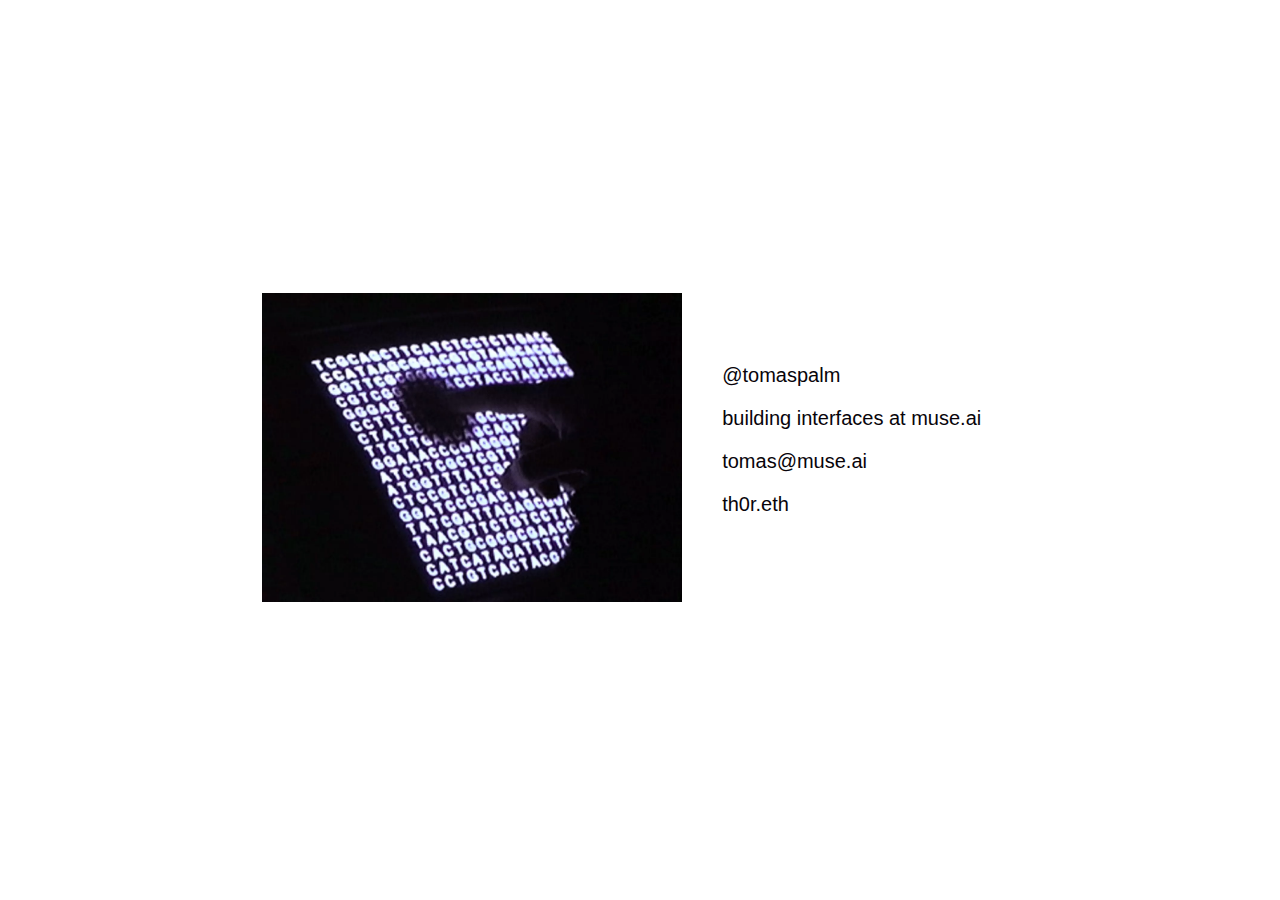
<file: index.html>
<!DOCTYPE html>
<html lang='en'>
<head>
  <meta name='viewport' content='width=device-width, initial-scale=1.0'>
  <meta charset='utf-8'/>
  <title>tomas</title>
  <meta name='description' content='tomas palmeirim'>
  <link rel='apple-touch-icon' sizes='180x180' href='/apple-touch-icon.png'>
  <link rel='icon' type='image/png' sizes='32x32' href='/favicon-32x32.png'>
  <link rel='icon' type='image/png' sizes='16x16' href='/favicon-16x16.png'>
  <link rel='manifest' href='/site.webmanifest'>
  <link rel='mask-icon' href='/safari-pinned-tab.svg' color='#4900ff'>
  <meta name='msapplication-TileColor' content='#4900ff'>
  <meta name='theme-color' content='#ffffff'>
  <script async defer data-domain="tomaspalm.com" src="https://plausible.io/js/plausible.js"></script>
  <style>
    :root,
    :host {
      --bg-color: #fff;
      --text-color: #08040A;
    }
    @media (prefers-color-scheme: dark) {
      :root,
      :host {
        --bg-color: #030305;
        --text-color: #fff;
      }
    }
    * {
      font-family: -apple-system,BlinkMacSystemFont,'Arial',Roboto,Oxygen-Sans,Ubuntu,Cantarell,'Helvetica Neue',sans-serif;
      color: var(--text-color);
      font-weight: 300;
      font-size: 20px;
      user-select: none;
    }
    html, body {
      height: 100%;
      background: var(--bg-color);
      margin: 0;
    }
    main {
      display: flex;
      align-items: center;
      justify-content: center;
      width: 100%;
      height: 100%;
    }
    img {
      width: 420px;
      margin: 0 40px 0 0;
    }
    a, p {
      display: block;
      margin: 0 10px 20px 0;
      text-decoration: none;
      user-select: all;
    }
    p a {
      display: inline-block;
      margin: 0 10px 0 0;
    }
    i {
      opacity: 0;
      transition: opacity .2s ease;
    }
    a:hover i {
      opacity: 1;
    }
    .link {
      border: solid var(--text-color);
      display: inline-block;
      padding: 5px;
      border-width: 0 1px 1px 0;
      transform: rotate(-45deg);
    }

    @media (max-width: 780px) {
      i {
        font-weight: 400;
      }
      main {
        justify-content: flex-start;
        flex-direction: column;
      }
      img {
        width: 100%;
        margin: 0;
      }
      a, p {
        text-align: right;
        margin-right: 0!important;
      }
      a:last-of-type {
        margin-bottom: 0;
        word-wrap: anywhere;
      }
      .info {
        display: flex;
        flex-direction: column;
        justify-content: inherit;
        width: calc(100% - 60px);
        padding: 30px;
      }
      .link {
        display: none;
      }
    }
  </style>
</head>
<body>
  <main>
    <picture>
      <source srcset='interface.webp' type='image/webp'>
      <source srcset='interface.png' type='image/jpeg'> 
      <img src='interface.png' alt=''>
    </picture>
    <div class='info'>
      <a href='https://twitter.com/tomaspalm' rel='noopener'>@tomaspalm <i class='link'></i></a>
      <p>building interfaces at <a href='https://muse.ai' target='_blank' rel='noopener'>muse.ai <i class='link'></i></a></p>
      <a href='mailto:tomas@muse.ai?subject=Hey there'>tomas@muse.ai <i class='link'></i></a>
      <a href='https://rainbow.me/th0r.eth'>th0r.eth <i class='link'></i></a>
    </div>
  </main>
</body>
</html>
</file>
